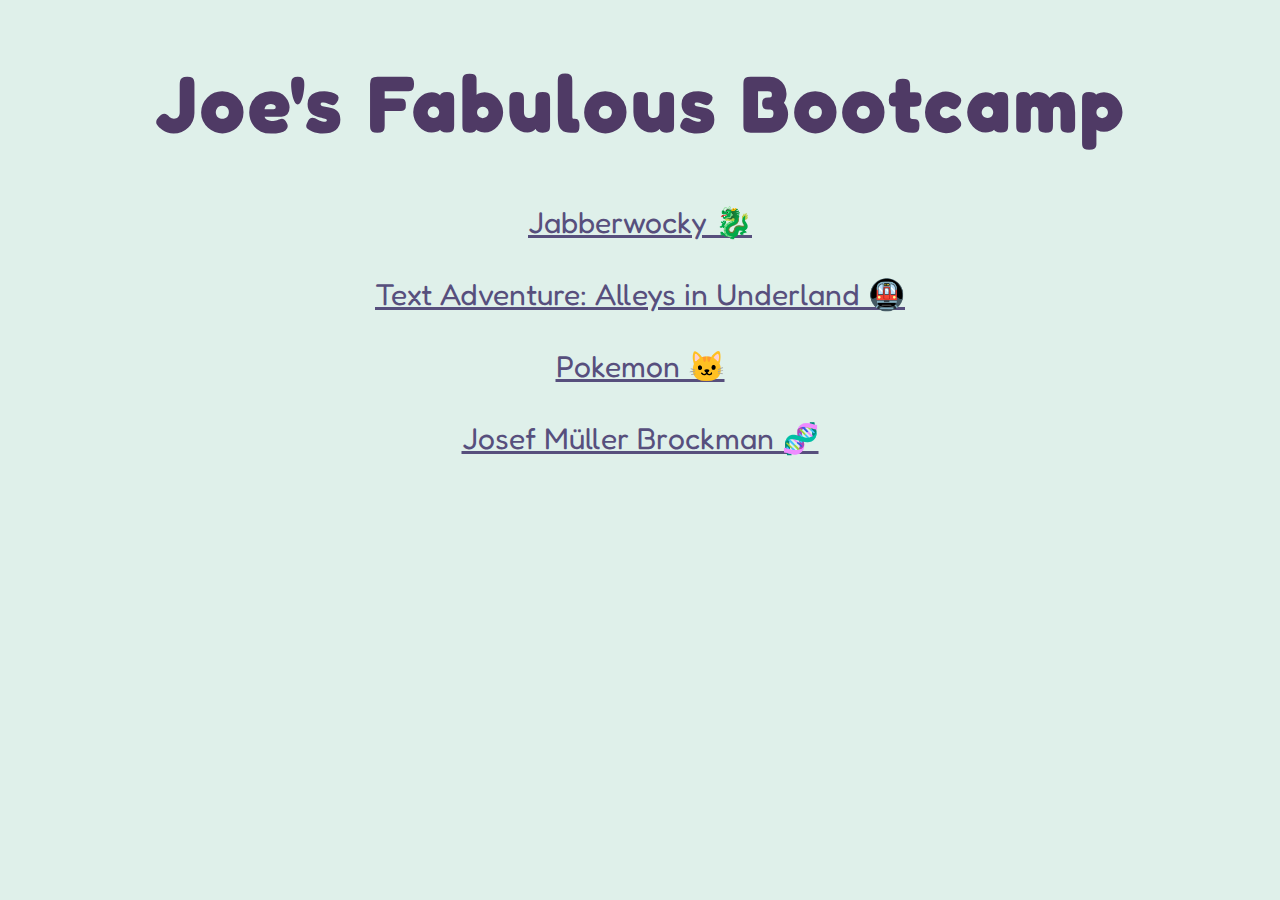
<file: index.html>
<!DOCTYPE html>
    <head>
        <title>Joe's Fabulous Bootcamp </title>
        <link rel="stylesheet" href="styles.css">
        <link href="https://fonts.googleapis.com/css?family=Fredoka+One&display=swap" rel="stylesheet">
    </head>

    <body>
        <h1>Joe's Fabulous Bootcamp</h1>    
       
        <div id="links">
            <a href="/web-bootcamp/jabberwocky/jabberwocky.html">Jabberwocky 🐉</a><br>
        </div>

            <br>

        <div id="links">
            <a href="/web-bootcamp/adventure/adventure.html"> Text Adventure: Alleys in Underland 🚇</a>
        </div>

        <br>

        <div id="links">
            <a href="/web-bootcamp/collage/pokemon.html"> Pokemon 🐱</a>
        </div>

        <br>

        <div id="links">
                <a href="/web-bootcamp/poster/poster.html"> Josef Müller Brockman 🧬 </a>
        </div>

        
        
    </body>
</html>
</file>
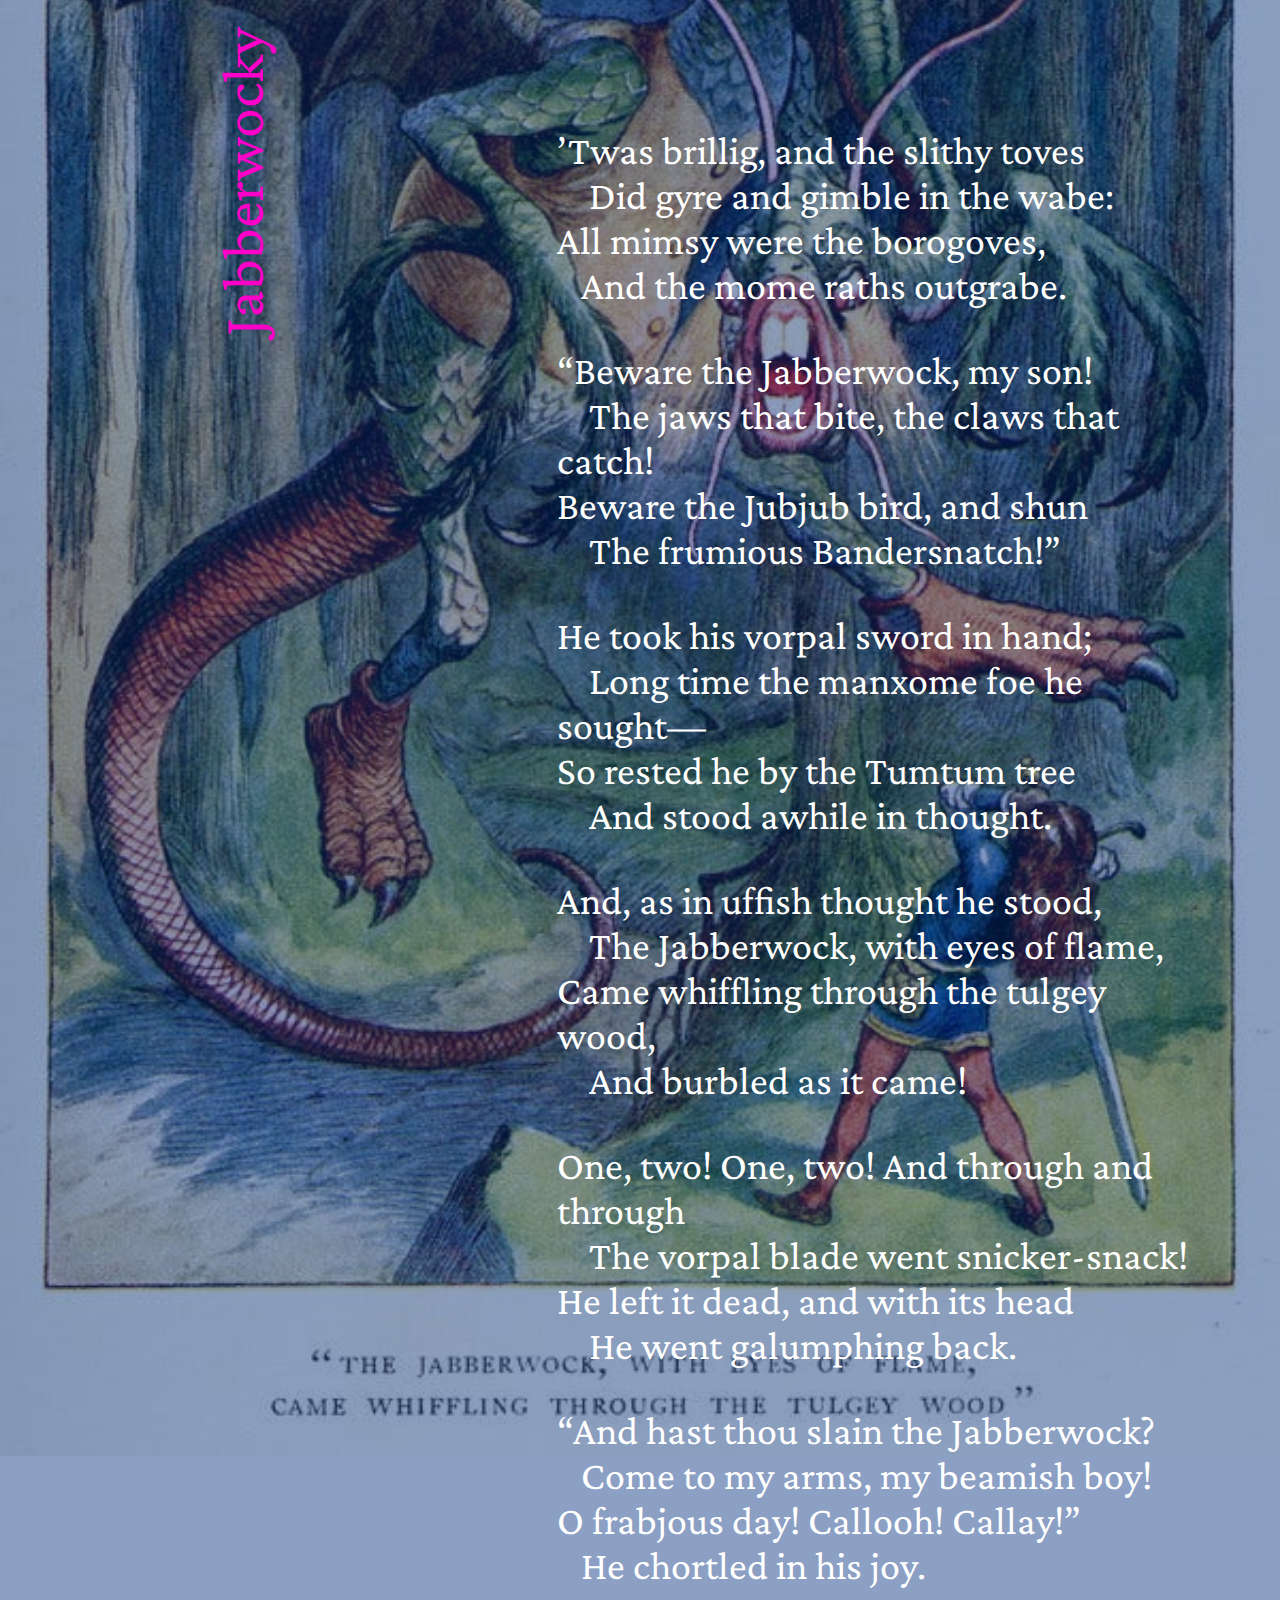
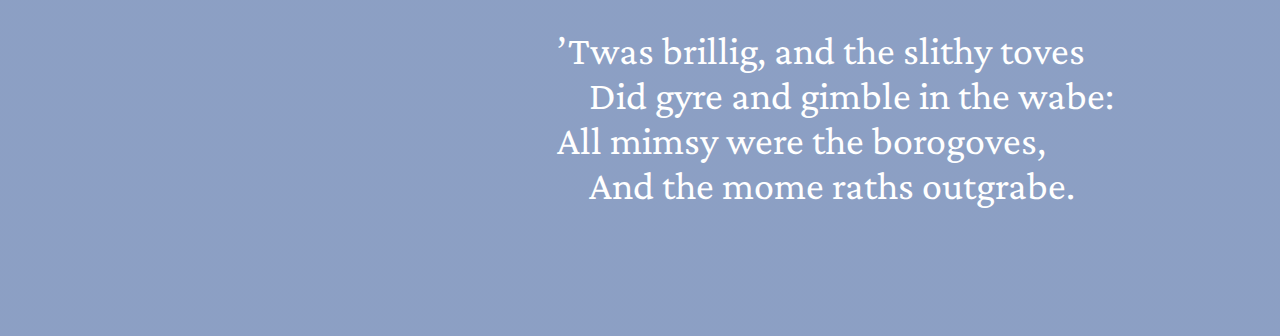
<file: jabberwocky.html>
<!DOCTYPE html>
    <head>
        <title>Jabberwocky</title>
        <link href="https://fonts.googleapis.com/css?family=Crimson+Pro&display=swap" rel="stylesheet">
    
        <style>
        html { 
            background: 
                /* top, transparent red, faked with gradient */ 
                linear-gradient(
                rgba(0, 43, 124, 0.45), 
                rgba(0, 43, 124, 0.45)
                ),
                /* bottom, image */
                url(index.jpg) no-repeat center center fixed; 
            -webkit-background-size: cover;
            -moz-background-size: cover;
            -o-background-size: cover;
            background-size: cover;

        }
       
        .title{
            font-family: 'Crimson Pro', serif;
            color: rgb(255, 0, 200);
            font-size: 60px;
            transform: rotate(-90deg);
        }

        .row {
            display: flex;
        }

        /* Create two equal columns that sits next to each other */
        .column {
            padding: 80px;
            font-family: 'Crimson Pro', serif;
            font-size: 40px;
            color: rgb(255, 255, 255);
        }

        
        </style>
    </head>
    <body>

       
        <div class="row">

            <div class="column">
                    <div class="title">
                            <div style="flex-grow: 1"></div>
                                <p>Jabberwocky</p>
                    </div>
                
            </div>

            <div class="column"˘>
                <div style="flex-grow: 40"></div>
                <p>’Twas brillig, and the slithy toves <br>
                &nbsp;&nbsp;&nbsp; Did gyre and gimble in the wabe: <br>  
                All mimsy were the borogoves, <br>
                &nbsp;&nbsp;&nbsp;And the mome raths outgrabe. <br></p>
    
                <p>“Beware the Jabberwock, my son! <br>
                &nbsp;&nbsp;&nbsp;    The jaws that bite, the claws that catch!<br> 
                Beware the Jubjub bird, and shun <br>
                &nbsp;&nbsp;&nbsp;   The frumious Bandersnatch!” <br></p>
    
                <p>He took his vorpal sword in hand; <br>
                &nbsp;&nbsp;&nbsp;     Long time the manxome foe he sought— <br>
                So rested he by the Tumtum tree <br>
                &nbsp;&nbsp;&nbsp;      And stood awhile in thought. <br></p>
    
                <p>And, as in uffish thought he stood, <br>
                &nbsp;&nbsp;&nbsp;      The Jabberwock, with eyes of flame, <br>
                Came whiffling through the tulgey wood, <br>
                &nbsp;&nbsp;&nbsp;      And burbled as it came! <br></p>
    
                <p>One, two! One, two! And through and through <br>
                &nbsp;&nbsp;&nbsp;   The vorpal blade went snicker-snack! <br>
                He left it dead, and with its head <br>
                &nbsp;&nbsp;&nbsp;    He went galumphing back. <br></p>
    
                <p>“And hast thou slain the Jabberwock? <br>
                &nbsp;&nbsp;&nbsp;Come to my arms, my beamish boy! <br>
                O frabjous day! Callooh! Callay!” <br>
                &nbsp;&nbsp;&nbsp;He chortled in his joy. <br></p>
    
                <p>’Twas brillig, and the slithy toves <br>
                &nbsp;&nbsp;&nbsp;   Did gyre and gimble in the wabe: <br>
                All mimsy were the borogoves, <br>
                &nbsp;&nbsp;&nbsp;   And the mome raths outgrabe.<br></p>
                
            </div>
        </div>

    
        
    </body>
</html>
</file>
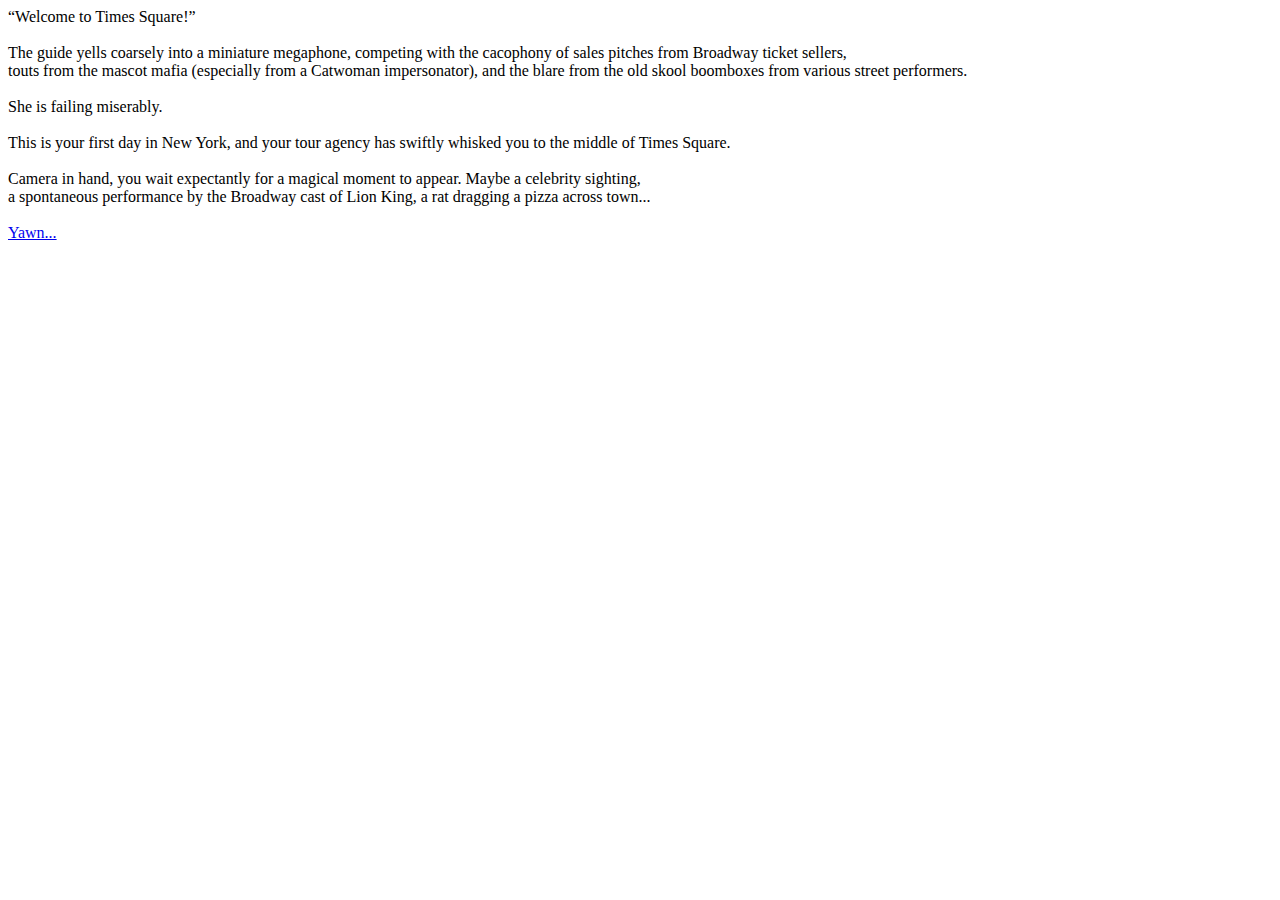
<file: adventure/adventure.html>
<!DOCTYPE html>
<head>

</head>
<body>
    <div>“Welcome to Times Square!” <br>
        
        <br>

        The guide yells coarsely into a miniature megaphone, competing with the cacophony of sales pitches from Broadway ticket sellers, <br>
        touts from the mascot mafia (especially from a Catwoman impersonator), and the blare from the old skool boomboxes from various street performers. <br> <br>
        She is failing miserably. <br>
        
        <br>
        
        This is your first day in New York, and your tour agency has swiftly whisked you to the middle of Times Square. <br> <br>
        Camera in hand, you wait expectantly for a magical moment to appear. Maybe a celebrity sighting, <br>
        a spontaneous performance by the Broadway cast of Lion King, a rat dragging a pizza across town... <br>
        
        <br>
    
    </div>

    <a href="/adventure/adventure.html">Yawn...</a>

</body>
</html>
</file>
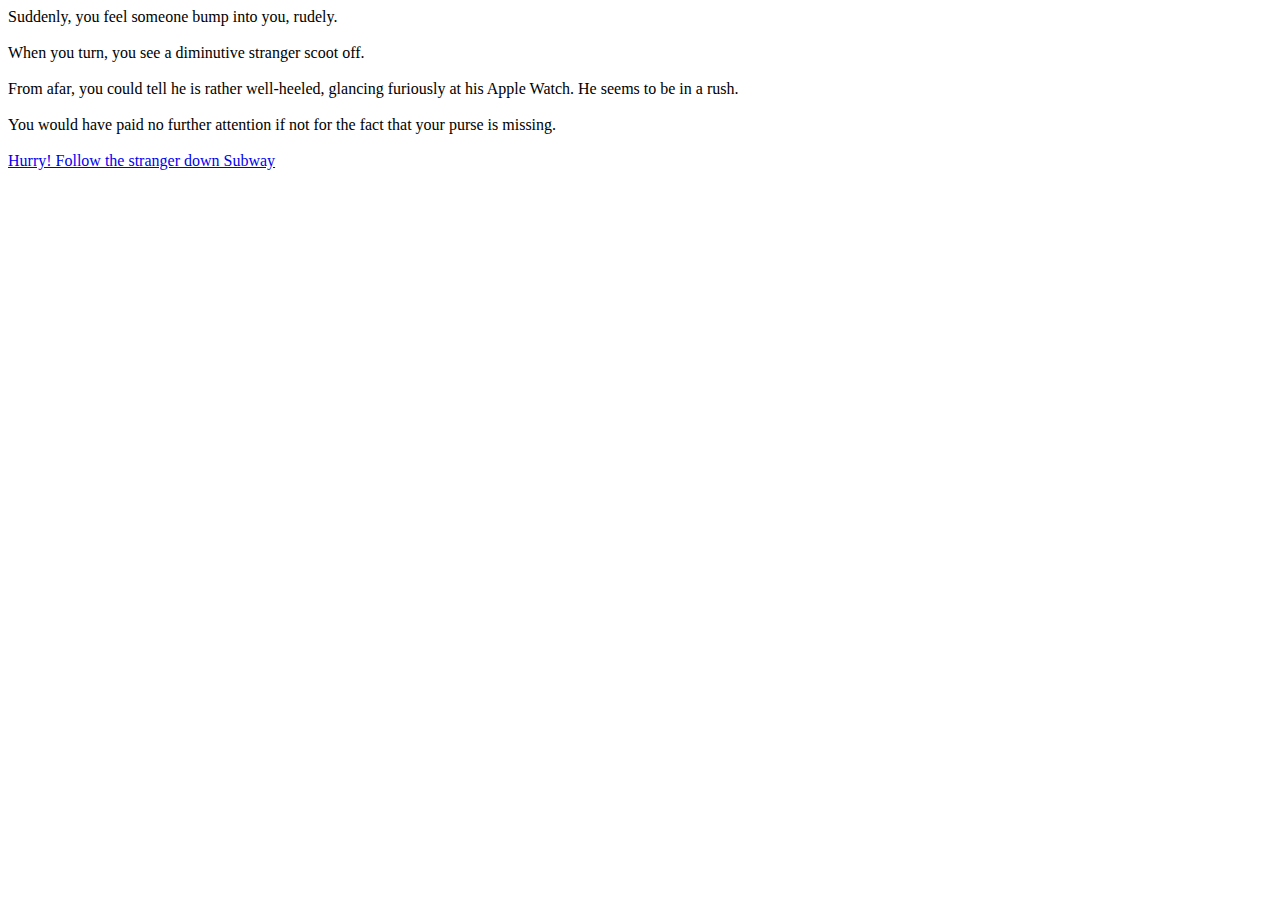
<file: adventure/adventure1_1.html>
<!DOCTYPE html>
<head>

</head>
<body>
    <div>
        Suddenly, you feel someone bump into you, rudely. <br>
        
        <br>

        When you turn, you see a diminutive stranger scoot off. <br>
        
        <br>

        From afar, you could tell he is rather well-heeled, glancing furiously at his Apple Watch. He seems to be in a rush.<br>
        
        <br>
        
        You would have paid no further attention if not for the fact that your purse is missing.<br>
        
        <br>

    </div>

    <a href="/adventure/adventure2_1.html">Hurry! Follow the stranger down Subway</a>

</body>
</html>
</file>
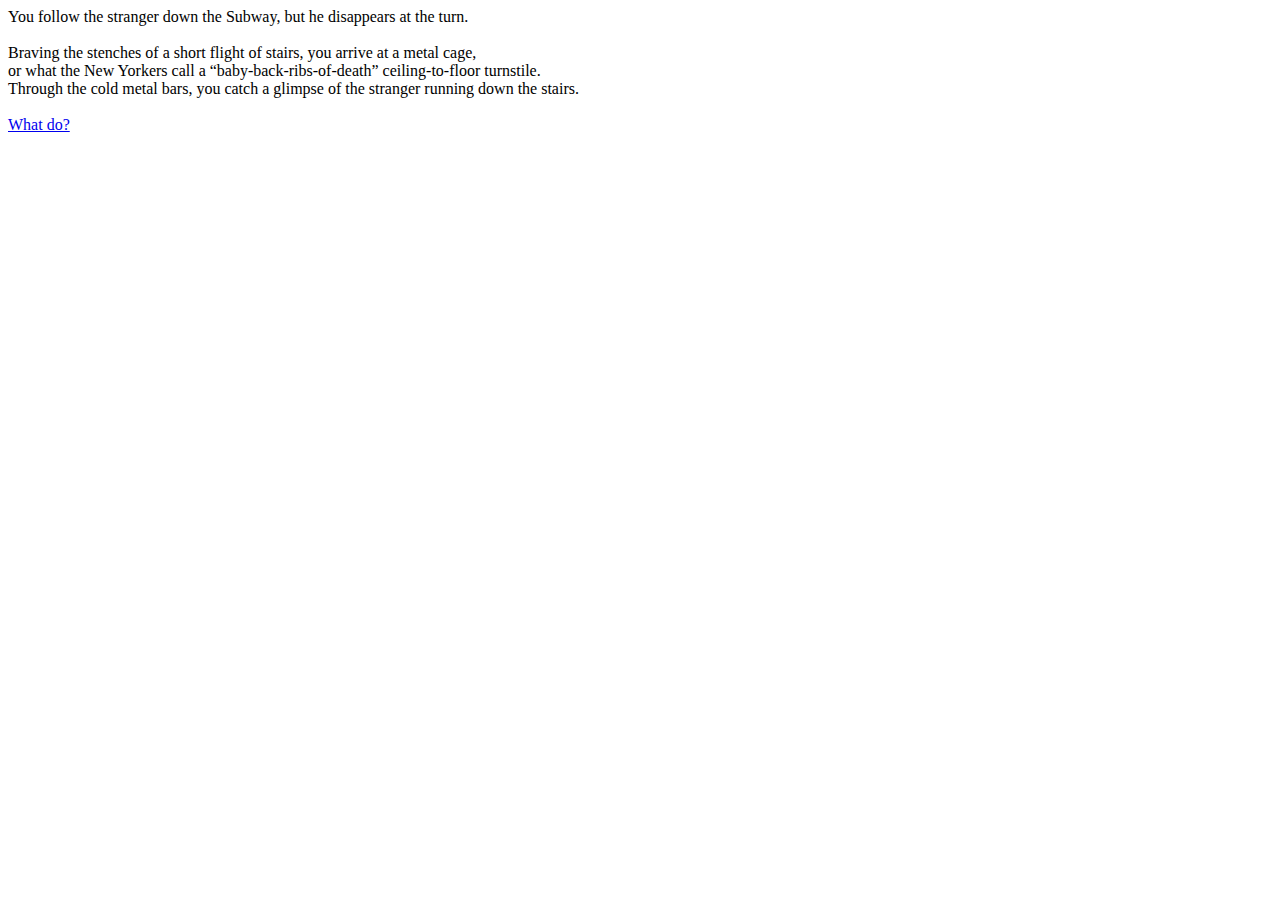
<file: adventure/adventure2_1.html>
<!DOCTYPE html>
<head>

</head>
<body>
    <div>
        You follow the stranger down the Subway, but he disappears at the turn. <br>

        <br>

        Braving the stenches of a short flight of stairs, you arrive at a metal cage, <br>
        or what the New Yorkers call a “baby-back-ribs-of-death” ceiling-to-floor turnstile.<br>
        Through the cold metal bars, you catch a glimpse of the stranger running down the stairs.<br>
        
        <br>
        
    </div>

    <a href="/adventure/adventure2_2.html">What do?</a>

</body>
</html>
</file>
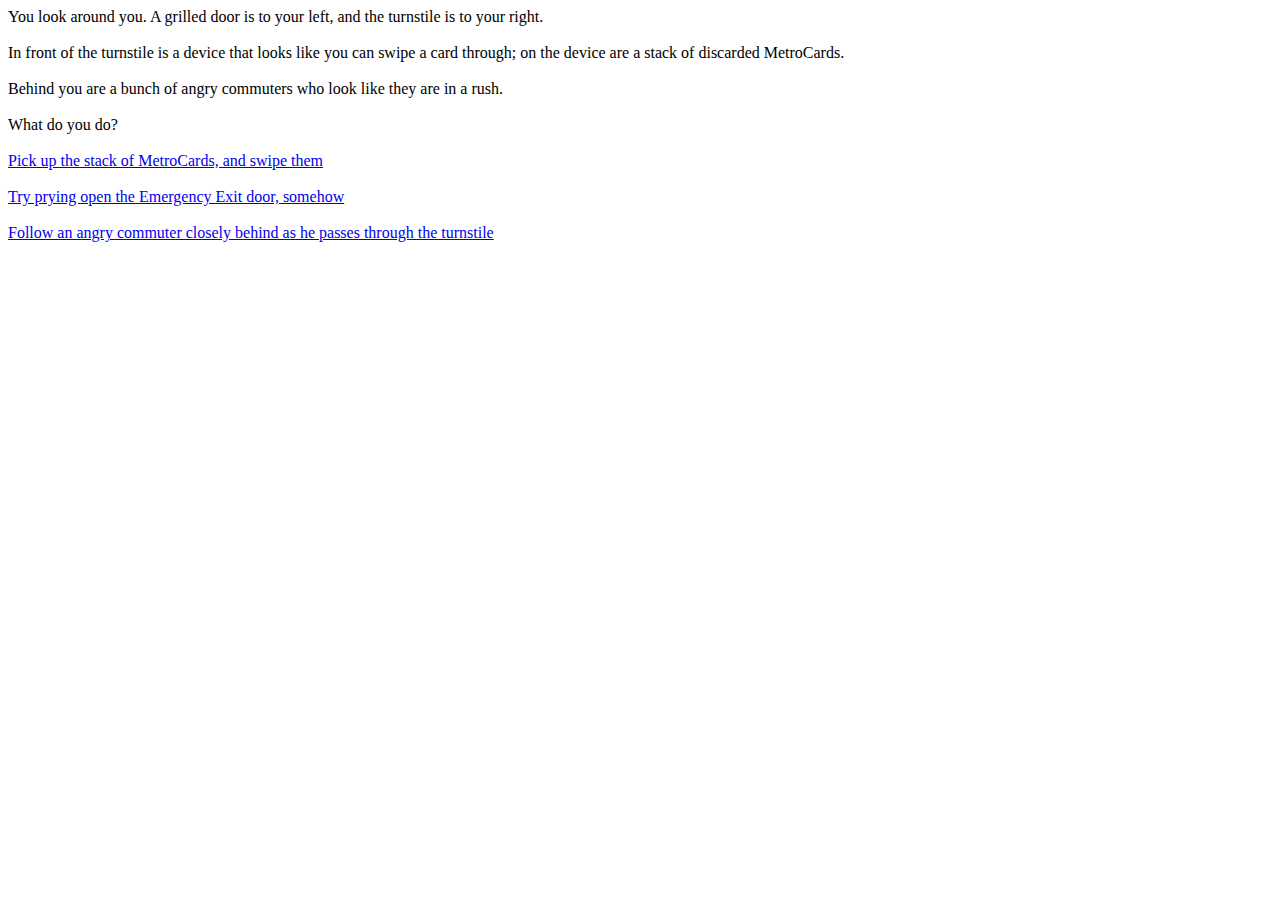
<file: adventure/adventure2_2.html>
<!DOCTYPE html>
<head>

</head>
<body>
    <div>
        You look around you. A grilled door is to your left, and the turnstile is to your right. <br>
        
        <br>

        In front of the turnstile is a device that looks like you can swipe a card through; on the device are a stack of discarded MetroCards. <br>
        
        <br>

        Behind you are a bunch of angry commuters who look like they are in a rush. <br>

        <br>
        What do you do? <br>
        <br>
        
    </div>

    <a href="/adventure/adventure2_2_A.html">Pick up the stack of MetroCards, and swipe them</a> <br> <br>
    <a href="/adventure/adventure2_2_B.html">Try prying open the Emergency Exit door, somehow</a> <br> <br>
    <a href="/adventure/adventure2_2_C.html">Follow an angry commuter closely behind as he passes through the turnstile</a> <br>

</body>
</html>
</file>
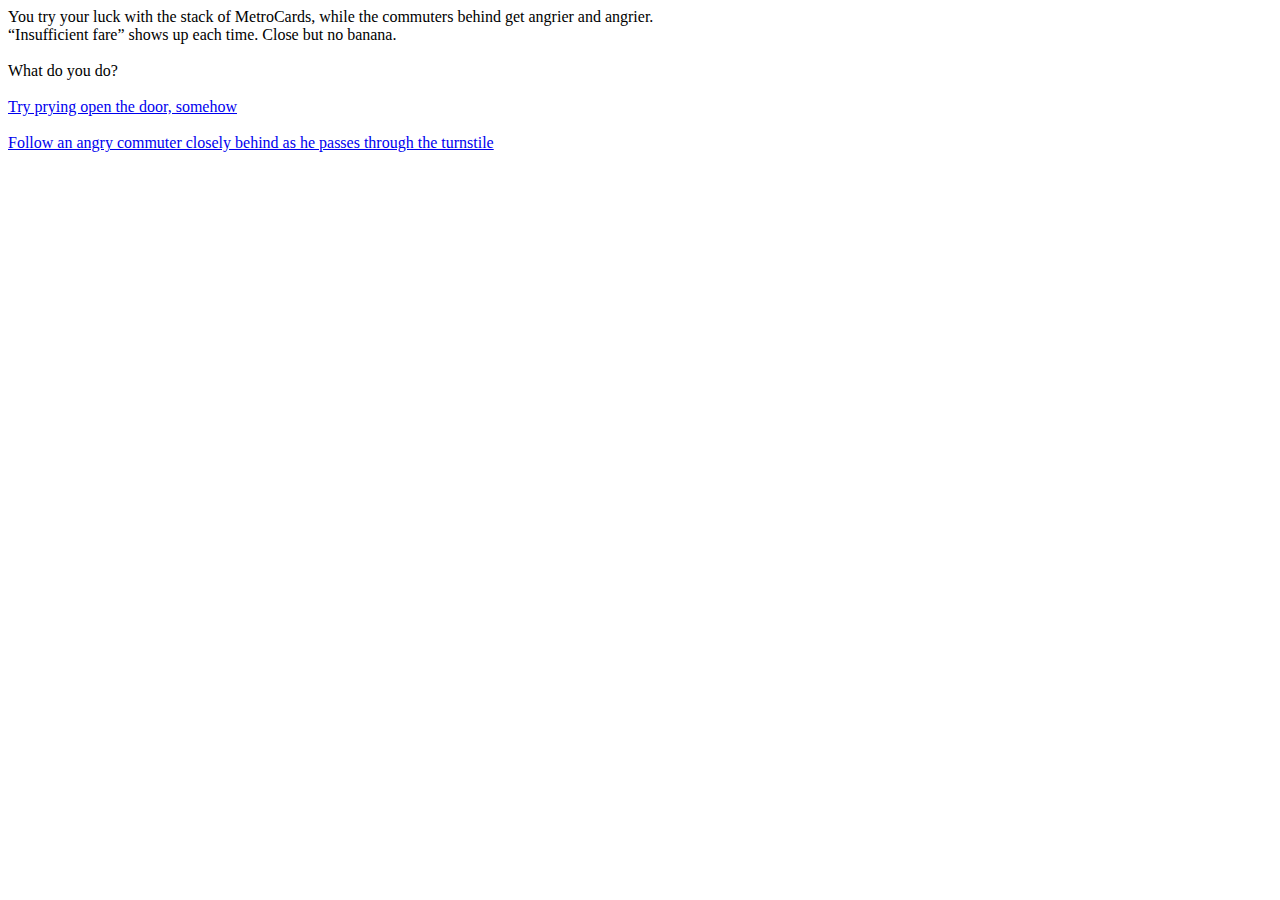
<file: adventure/adventure2_2_A.html>
<!DOCTYPE html>
<head>

</head>
<body>
    <div>
        You try your luck with the stack of MetroCards, while the commuters behind get angrier and angrier. <br>
        “Insufficient fare” shows up each time. Close but no banana. <br>

        <br>

        What do you do?<br>

        <br>
        
    </div>
    <a href="/adventure/adventure2_2_B.html">Try prying open the door, somehow</a>  <br>  <br>
    <a href="/adventure/adventure2_2_C.html">Follow an angry commuter closely behind as he passes through the turnstile</a>  <br>  <br>

</body>
</html>
</file>
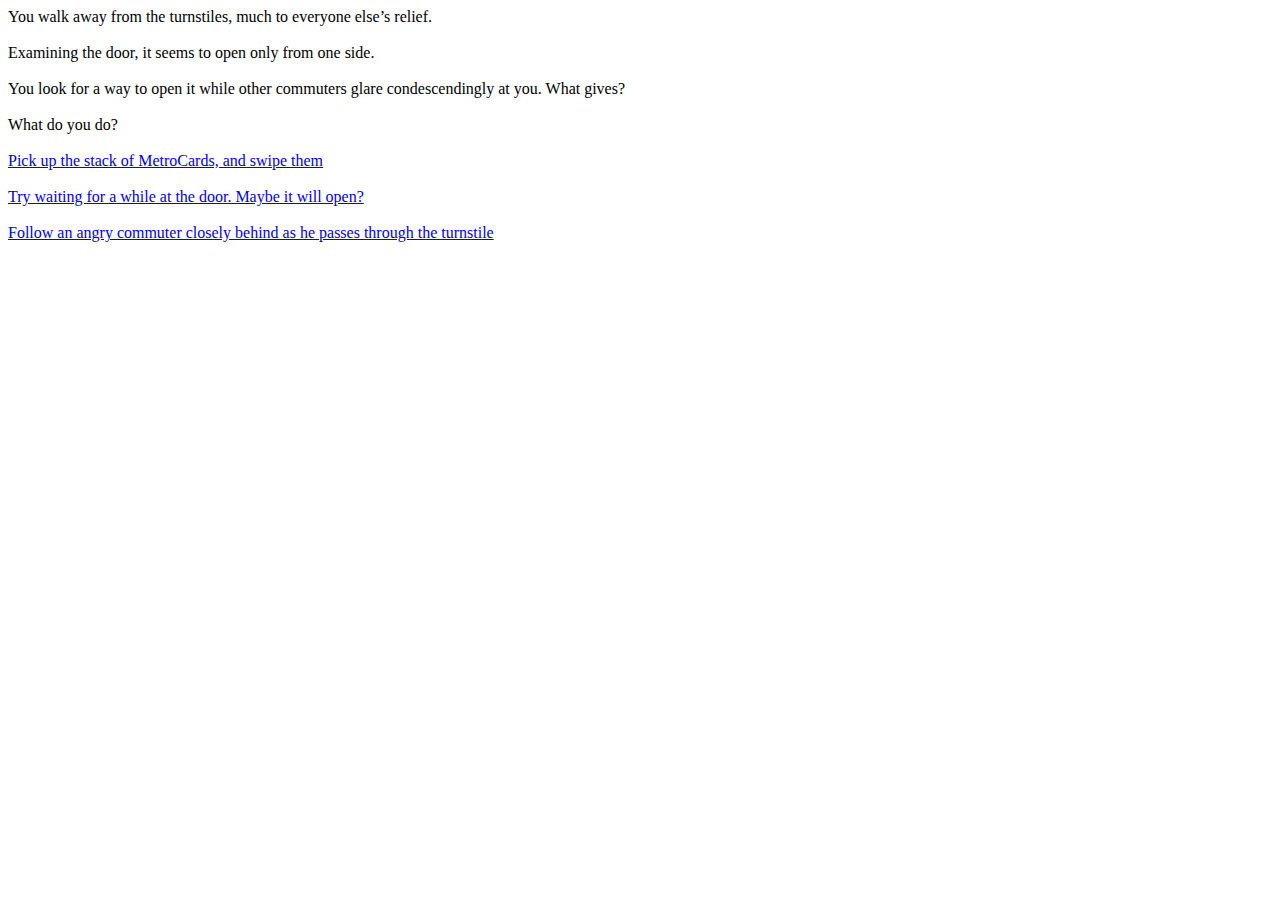
<file: adventure/adventure2_2_B.html>
<!DOCTYPE html>
<head>

</head>
<body>
    <div>
        You walk away from the turnstiles, much to everyone else’s relief. <br>
        
        <br>

        Examining the door, it seems to open only from one side. <br>
        
        <br>

        You look for a way to open it while other commuters glare condescendingly at you. What gives? <br>
        
        <br>

        What do you do? <br>

        <br>
        
    </div>

    <a href="/adventure/adventure2_2_A.html">Pick up the stack of MetroCards, and swipe them</a> <br> <br>
    <a href="/adventure/adventure2_2_BB.html">Try waiting for a while at the door. Maybe it will open?</a> <br> <br>
    <a href="/adventure/adventure2_2_C.html">Follow an angry commuter closely behind as he passes through the turnstile</a> <br>

</body>
</html>
</file>
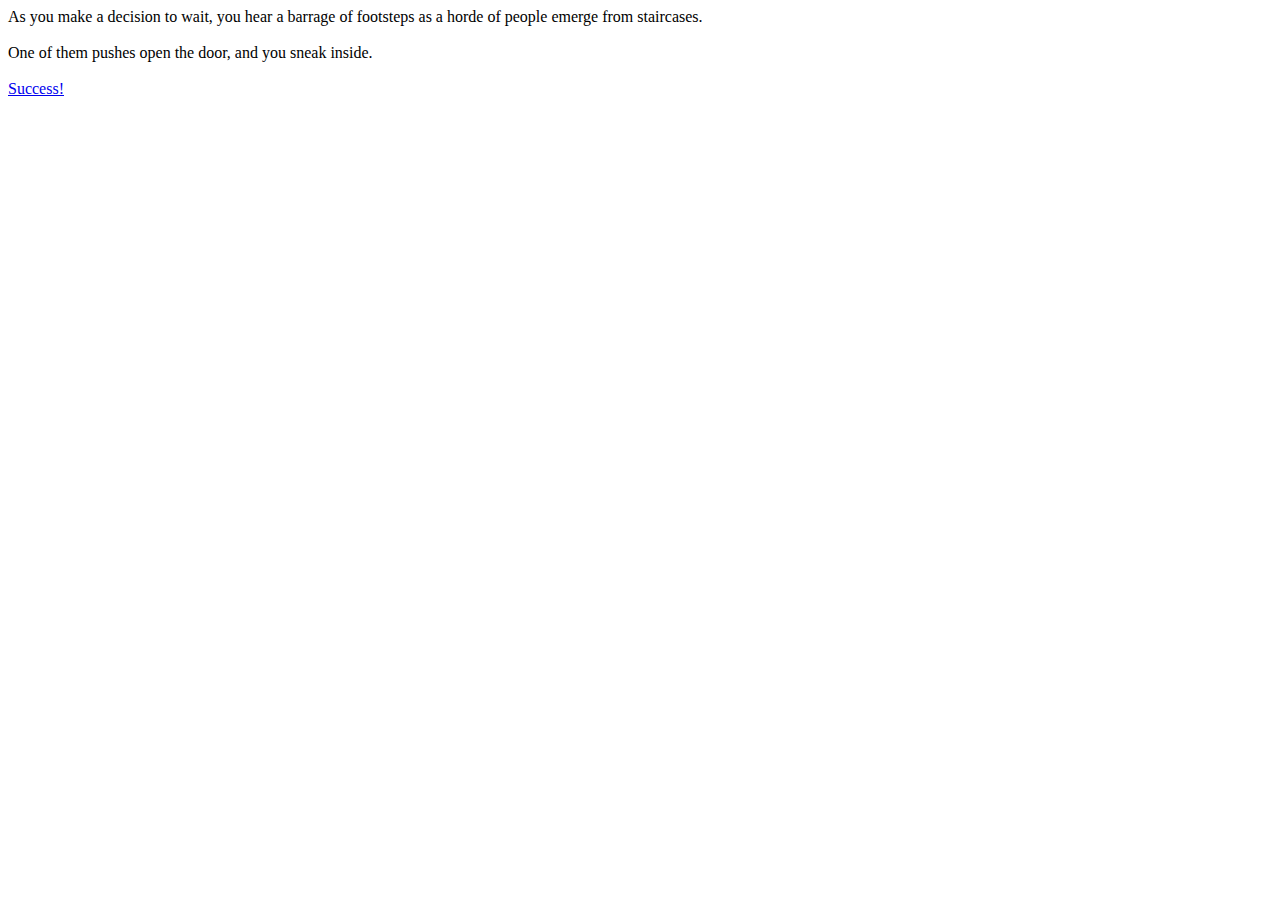
<file: adventure/adventure2_2_BB.html>
<!DOCTYPE html>
<head>

</head>
<body>
    <div>
        As you make a decision to wait, you hear a barrage of footsteps as a horde of people emerge from staircases. <br>
        
        <br>

        One of them pushes open the door, and you sneak inside.<br>
        
        <br>
        
    </div>

    <a href="/adventure/adventure3_1.html">Success!</a> <br>

</body>
</html>
</file>
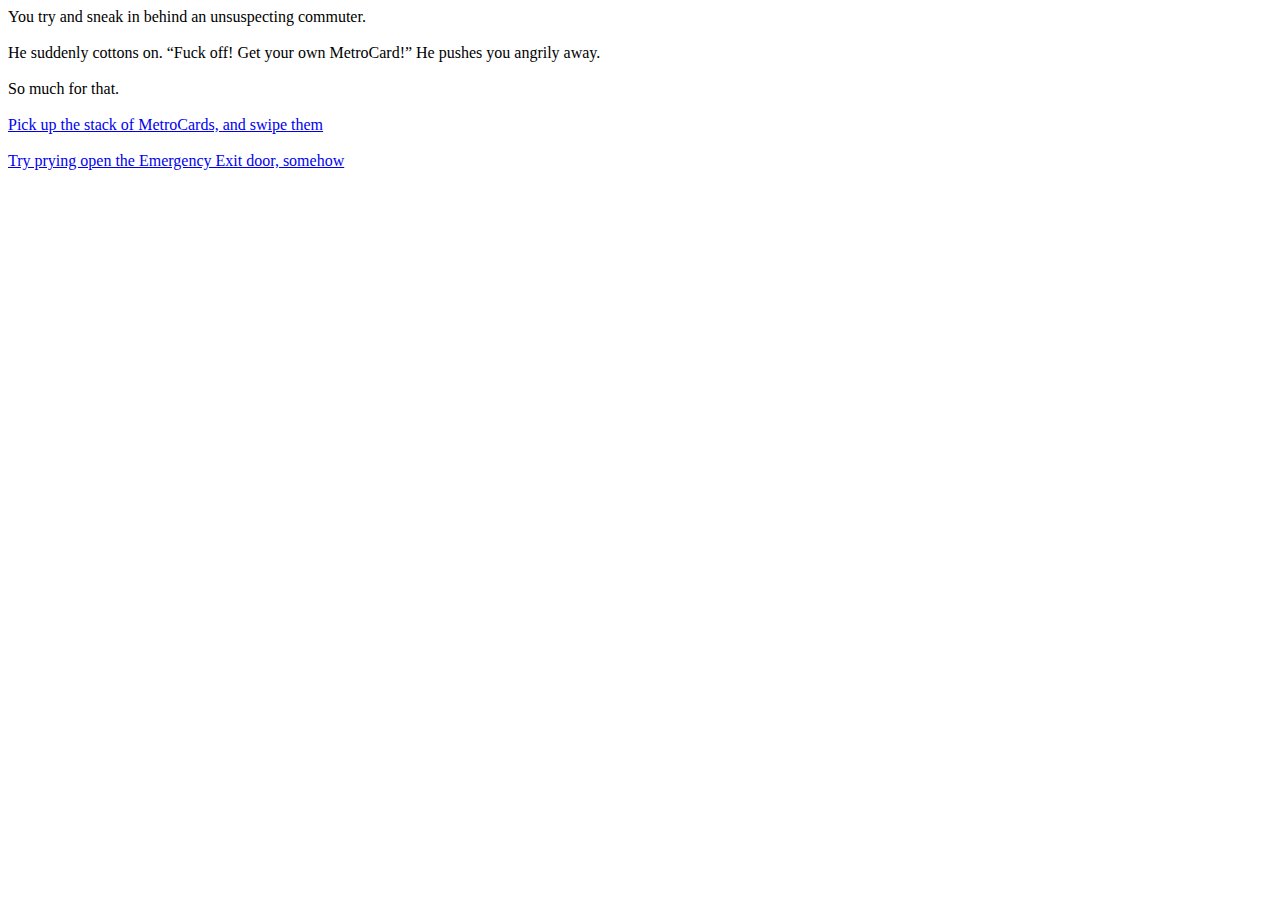
<file: adventure/adventure2_2_C.html>
<!DOCTYPE html>
<head>

</head>
<body>
    <div> 
        
        You try and sneak in behind an unsuspecting commuter.  <br>

        <br>

        He suddenly cottons on. “Fuck off! Get your own MetroCard!” He pushes you angrily away.  <br>
        
        <br>

        So much for that.  <br>
        
        <br>
        
    </div>

    <a href="/adventure/adventure2_2_A.html">Pick up the stack of MetroCards, and swipe them</a> <br>  <br>
    <a href="/adventure/adventure2_2_B.html">Try prying open the Emergency Exit door, somehow</a> <br>  <br>

</body>
</html>
</file>
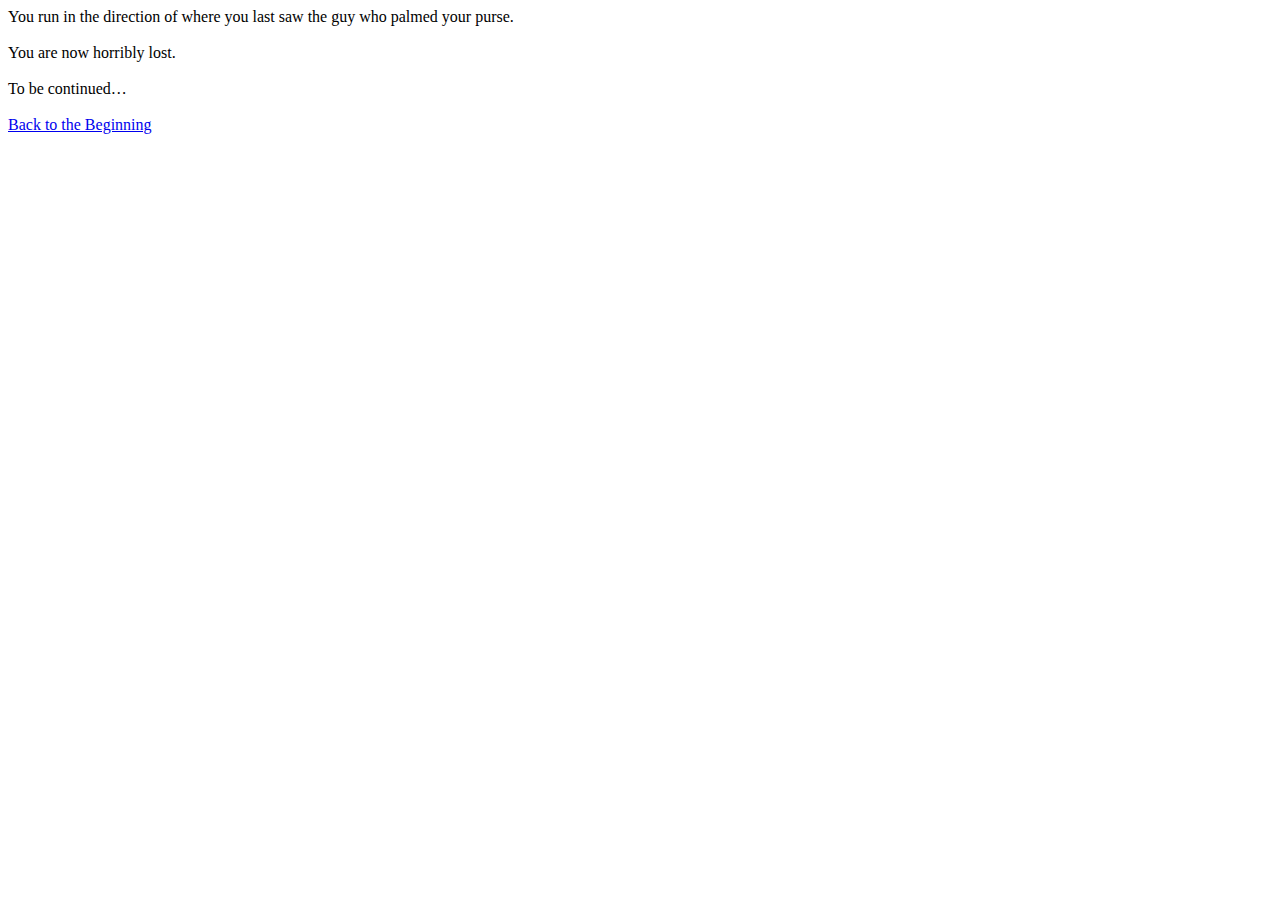
<file: adventure/adventure3_1.html>
<!DOCTYPE html>
<head>

</head>
<body>
    <div>
        You run in the direction of where you last saw the guy who palmed your purse. <br>

        <br>

        You are now horribly lost.<br>

        <br>
        
        To be continued… <br>
            
        <br>
    </div>
    <a href="/adventure/adventure.html">Back to the Beginning</a> <br>
</body>
</html>
</file>
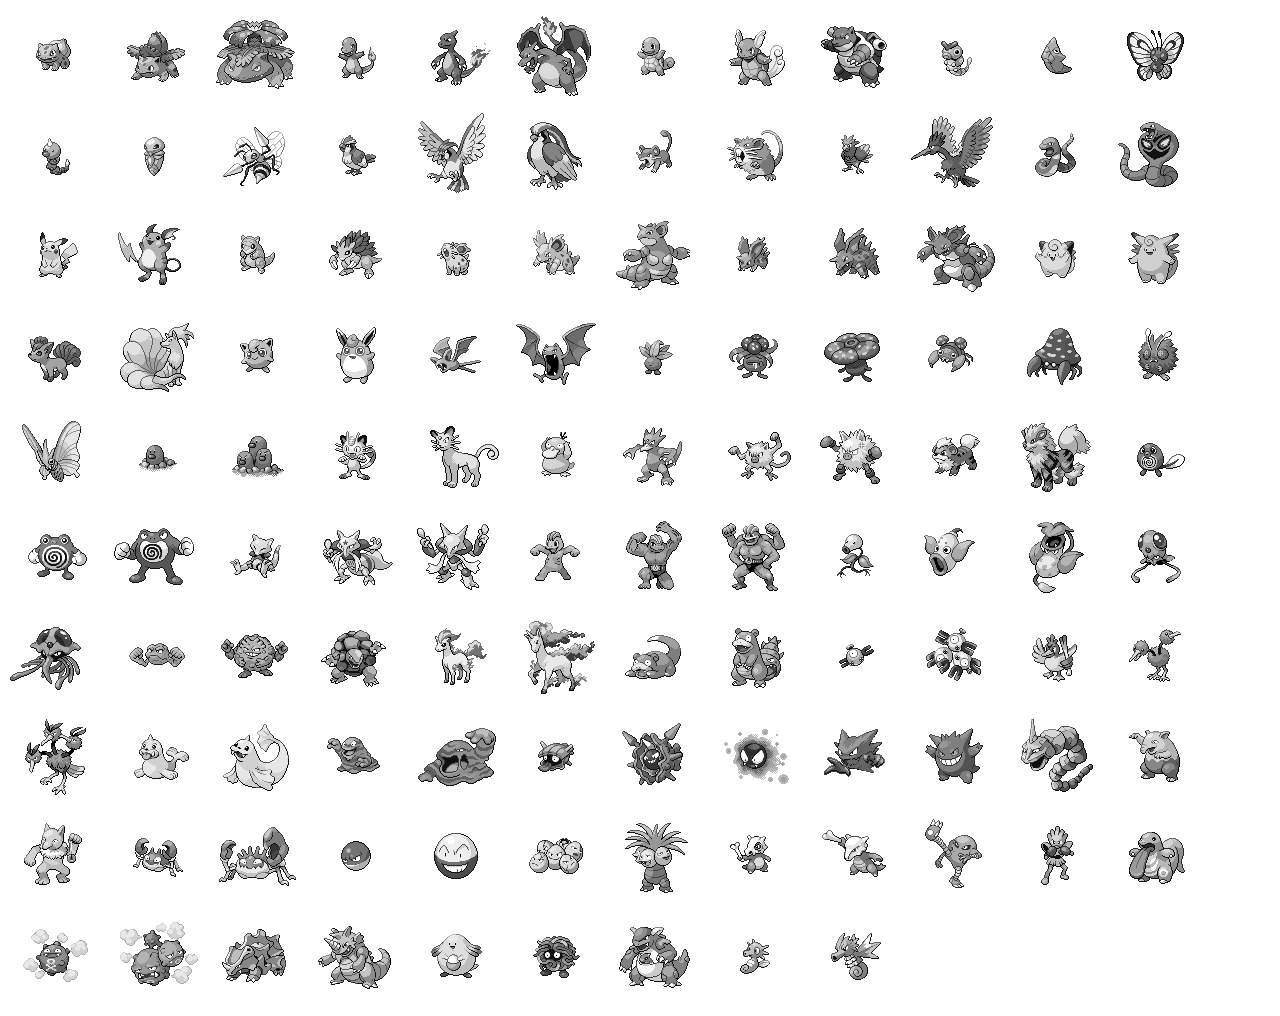
<file: collage/pokemon.html>
<!DOCTYPE html>
<html lang="en">
<head>
    <meta charset="UTF-8">
    <meta name="viewport" content="width=device-width, initial-scale=1.0">
    <meta http-equiv="X-UA-Compatible" content="ie=edge">
    <title>Document</title>

    <style>
    img {
        -webkit-filter: grayscale(100%);
        -moz-filter: grayscale(100%);
        filter: grayscale(100%);
        transition: all 0.5s ease;
    }

    img:hover {
        -webkit-filter: grayscale(0%);
        -moz-filter: grayscale(0%);
        filter: grayscale(0%);
    }
    
    </style>
</head>

<body>
    <div>
        <img src="./images/1.png" title="Bulbasaur">
        <img src="./images/2.png" title="Ivysaur">
        <img src="./images/3.png" title="Venusaur">
        <img src="./images/4.png" title="Charmander">
        <img src="./images/5.png" title="Charmeleon">
        <img src="./images/6.png" title="Charizard">
        <img src="./images/7.png" title="Squirtle">
        <img src="./images/8.png" title="Wartortle">
        <img src="./images/9.png" title="Blastoise">
        <img src="./images/10.png" title="Caterpie">

        <img src="./images/11.png"title="Metapod">
        <img src="./images/12.png"title="Butterfree">
        <img src="./images/13.png"title="Weedle">
        <img src="./images/14.png"title="Kakuna">
        <img src="./images/15.png"title="Beedrill">
        <img src="./images/16.png"title="Pidgey">
        <img src="./images/17.png"title="Pigeotto">
        <img src="./images/18.png"title="Pidgeot">
        <img src="./images/19.png"title="Rattata">
        <img src="./images/20.png"title="Raticate">

        <img src="./images/21.png"title="Spearow">
        <img src="./images/22.png"title="Fearow">
        <img src="./images/23.png"title="Ekans">
        <img src="./images/24.png"title="Arbok">
        <img src="./images/25.png"title="Pikachu">
        <img src="./images/26.png"title="Raichu">
        <img src="./images/27.png"title="Sandshrew">
        <img src="./images/28.png"title="Sandslash">
        <img src="./images/29.png"title="Nidoran♀">
        <img src="./images/30.png"title="Nidorina">

        <img src="./images/31.png" title="Nidoqueen">
        <img src="./images/32.png" title="Nidoran♂">
        <img src="./images/33.png" title="Nidorino">
        <img src="./images/34.png"title="Nidoking">
        <img src="./images/35.png"title="Clefairy">
        <img src="./images/36.png"title="Clefable">
        <img src="./images/37.png"title="Vulpix">
        <img src="./images/38.png"title="Ninetales">
        <img src="./images/39.png"title="Jigglypuff">
        <img src="./images/40.png"title="Wigglytuff">

        <img src="./images/41.png"title="Zubat">
        <img src="./images/42.png"title="Golbat">
        <img src="./images/43.png"title="Oddish">
        <img src="./images/44.png"title="Gloom">
        <img src="./images/45.png"title="Vileplume">
        <img src="./images/46.png"title="Paras">
        <img src="./images/47.png"title="Parasect">
        <img src="./images/48.png"title="Venonat">
        <img src="./images/49.png"title="Venomoth">
        <img src="./images/50.png"title="Diglett">
        
        <img src="./images/51.png"title="Dugtrio">
        <img src="./images/52.png"title="Meowth">
        <img src="./images/53.png"title="Persian">
        <img src="./images/54.png"title="Psyduck">
        <img src="./images/55.png"title="Golduck">
        <img src="./images/56.png"title="Mankey">
        <img src="./images/57.png"title="Primeape">
        <img src="./images/58.png"title="Growlithe">
        <img src="./images/59.png"title="Arcanine">
        <img src="./images/60.png"title="Poliwag">

        <img src="./images/61.png"title="Poliwhirl">
        <img src="./images/62.png"title="Poliwrath">
        <img src="./images/63.png"title="Abra">
        <img src="./images/64.png"title="Kadabra">
        <img src="./images/65.png"title="Alakazam">
        <img src="./images/66.png"title="Machop">
        <img src="./images/67.png"title="Machoke">
        <img src="./images/68.png"title="Machamp">
        <img src="./images/69.png"title="Bellsprout">
        <img src="./images/70.png"title="Weepinbell">

        <img src="./images/71.png"title="Victreebel">
        <img src="./images/72.png"title="Tentacool">
        <img src="./images/73.png"title="Tentacruel">
        <img src="./images/74.png"title="Geodude">
        <img src="./images/75.png"title="Graveler">
        <img src="./images/76.png"title="Golem">
        <img src="./images/77.png"title="Ponyta">
        <img src="./images/78.png"title="Rapidash">
        <img src="./images/79.png"title="Slowpoke">
        <img src="./images/80.png"title="Slowbro">

        <img src="./images/81.png"title="Magnemite">
        <img src="./images/82.png"title="Magneton">
        <img src="./images/83.png"title="Farfetch'd">
        <img src="./images/84.png"title="Doduo">
        <img src="./images/85.png"title="Dodrio">
        <img src="./images/86.png"title="Seel">
        <img src="./images/87.png"title="Dewgong">
        <img src="./images/88.png"title="Grimer">
        <img src="./images/89.png"title="Muk">
        <img src="./images/90.png"title="Shellder">

        <img src="./images/91.png"title="Cloyster">
        <img src="./images/92.png"title="Gastly">
        <img src="./images/93.png"title="Haunter">
        <img src="./images/94.png"title="Gengar">
        <img src="./images/95.png"title="Onix">
        <img src="./images/96.png"title="Drowzee">
        <img src="./images/97.png"title="Hypno">
        <img src="./images/98.png"title="Krabby">
        <img src="./images/99.png"title="Kingler">
        <img src="./images/100.png"title="Voltorb">

        <img src="./images/101.png"title="Electrode">
        <img src="./images/102.png"title="Exeggcute">
        <img src="./images/103.png"title="Exeggutor">
        <img src="./images/104.png"title="Cubone">
        <img src="./images/105.png"title="Marowak">
        <img src="./images/106.png"title="Hitmonlee">
        <img src="./images/107.png"title="Hitmonchan">
        <img src="./images/108.png"title="Lickitung">
        <img src="./images/109.png"title="Koffing">
        <img src="./images/110.png"title="Weezing">

        <img src="./images/111.png"title="Rhyhorn">
        <img src="./images/112.png"title="Rhydon">
        <img src="./images/113.png"title="Chansey">
        <img src="./images/114.png"title="Tangela">
        <img src="./images/115.png"title="Kangaskhan">
        <img src="./images/116.png"title="Horsea">
        <img src="./images/117.png"title="Seadra">

    </div>
    
</body>
</html>
</file>
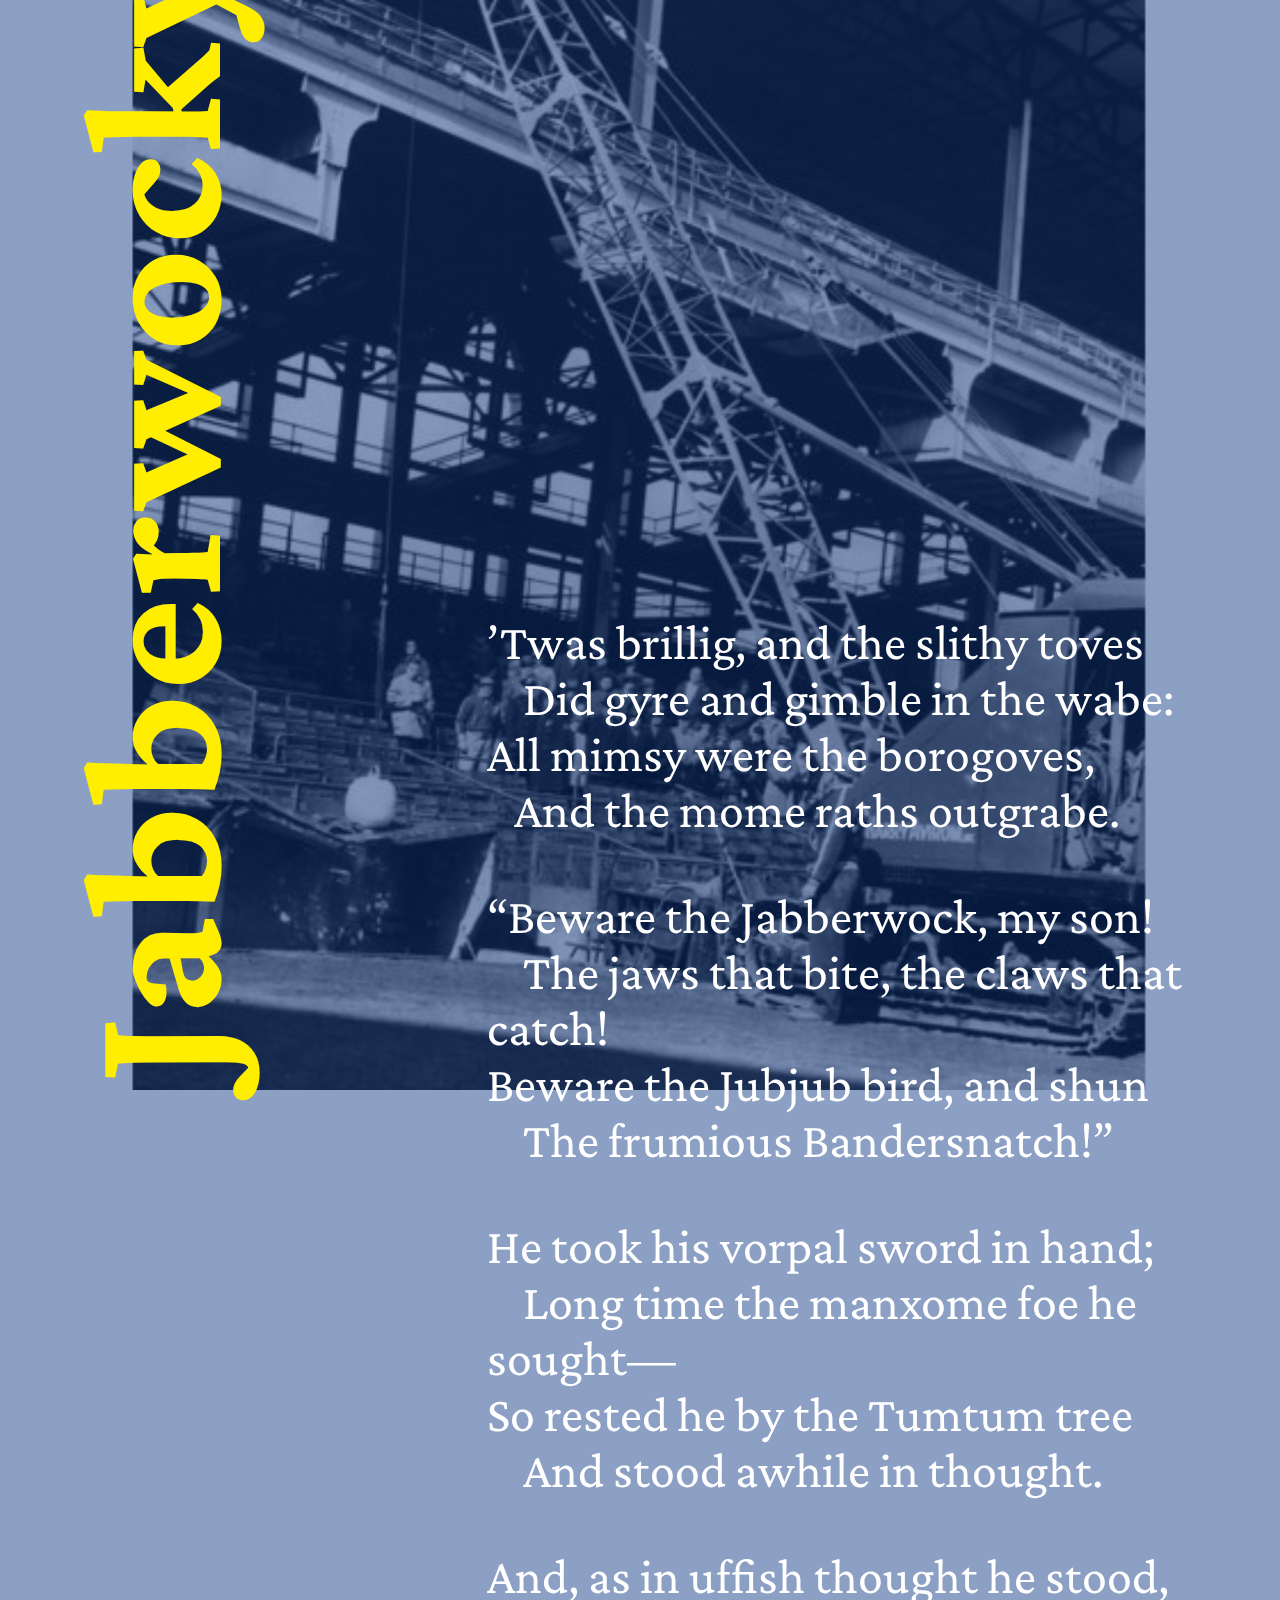
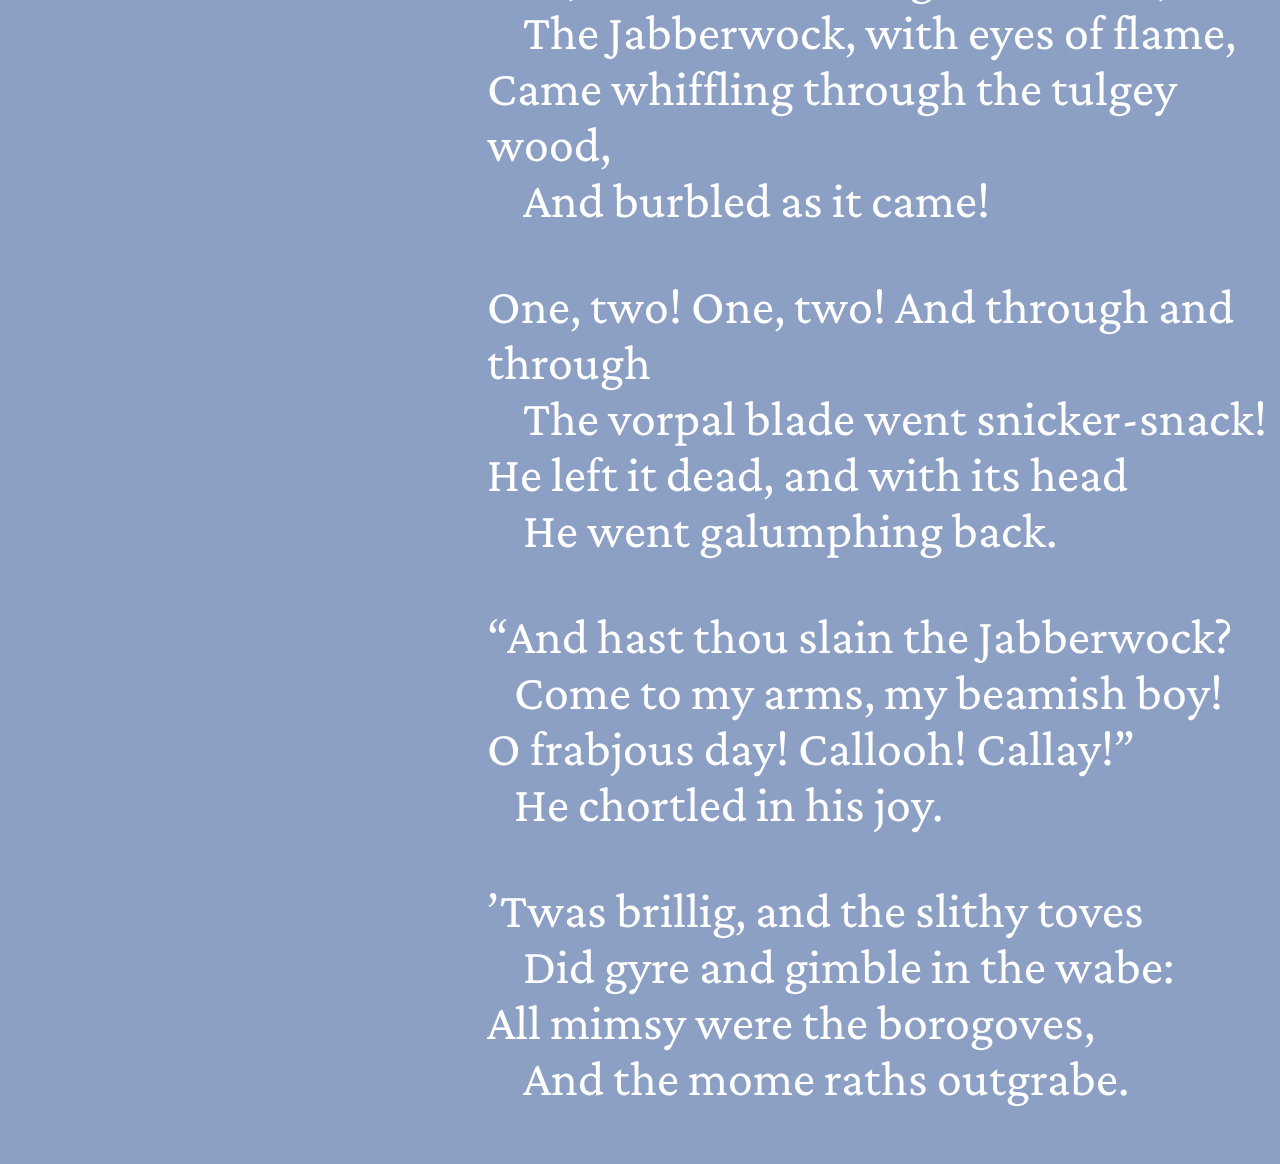
<file: jabberwocky/jabberwocky.html>
<!DOCTYPE html>
    <head>
        <title>Jabberwocky</title>
        <link href="https://fonts.googleapis.com/css?family=Crimson+Pro&display=swap" rel="stylesheet">
    
        <style>
        html { 
            background: 
                /* top, transparent red, faked with gradient */ 
                linear-gradient(
                rgba(0, 43, 124, 0.45), 
                rgba(0, 43, 124, 0.45)
                ),
                /* bottom, image */
                url(jabberwock.jpeg) no-repeat center center fixed; 
            -webkit-background-size: cover;
            -moz-background-size: cover;
            -o-background-size: cover;
            background-size: cover;

        }
       
        .title{
            font-family: 'Crimson Pro', serif;
            color: rgb(255, 238, 0);
            font-weight: 700;
            font-size: 200px;
            letter-spacing: 3px;
            transform: rotate(-90deg);
        }

        .row {
            display: flex;
        }

        /* Create two equal columns that sits next to each other */
        .column {
            font-family: 'Crimson Pro', serif;
            font-size: 50px;
            color: rgb(255, 255, 255);
        }
        #column-1 {
            padding-top: 700px;
            padding-left: 80px;
            position: fixed;
            width: 10%;
            height: 100%;
        }
        #column-2 {
            padding-top: 500px;
            padding-left: 100px;
            width: 90%;
            height: 10%;
            margin-left: 30%;
        }

        
        </style>
    </head>
    <body>  
        <div class="row">

            <div id="column-1" class="column">
                    <div class="title">
                            <div style="flex-grow: 1"></div>
                                <p>Jabberwocky</p>
                    </div>
                
            </div>

            <div id="column-2"˘ class="column">
                <div style="flex-grow: 40"></div> <br>
            
                <p>’Twas brillig, and the slithy toves <br>
                &nbsp;&nbsp;&nbsp; Did gyre and gimble in the wabe: <br>  
                All mimsy were the borogoves, <br>
                &nbsp;&nbsp;&nbsp;And the mome raths outgrabe. <br></p>
    
                <p>“Beware the Jabberwock, my son! <br>
                &nbsp;&nbsp;&nbsp;    The jaws that bite, the claws that catch!<br> 
                Beware the Jubjub bird, and shun <br>
                &nbsp;&nbsp;&nbsp;   The frumious Bandersnatch!” <br></p>
    
                <p>He took his vorpal sword in hand; <br>
                &nbsp;&nbsp;&nbsp;     Long time the manxome foe he sought— <br>
                So rested he by the Tumtum tree <br>
                &nbsp;&nbsp;&nbsp;      And stood awhile in thought. <br></p>
    
                <p>And, as in uffish thought he stood, <br>
                &nbsp;&nbsp;&nbsp;      The Jabberwock, with eyes of flame, <br>
                Came whiffling through the tulgey wood, <br>
                &nbsp;&nbsp;&nbsp;      And burbled as it came! <br></p>
    
                <p>One, two! One, two! And through and through <br>
                &nbsp;&nbsp;&nbsp;   The vorpal blade went snicker-snack! <br>
                He left it dead, and with its head <br>
                &nbsp;&nbsp;&nbsp;    He went galumphing back. <br></p>
    
                <p>“And hast thou slain the Jabberwock? <br>
                &nbsp;&nbsp;&nbsp;Come to my arms, my beamish boy! <br>
                O frabjous day! Callooh! Callay!” <br>
                &nbsp;&nbsp;&nbsp;He chortled in his joy. <br></p>
    
                <p>’Twas brillig, and the slithy toves <br>
                &nbsp;&nbsp;&nbsp;   Did gyre and gimble in the wabe: <br>
                All mimsy were the borogoves, <br>
                &nbsp;&nbsp;&nbsp;   And the mome raths outgrabe.<br></p>
                
            </div>
        </div>

    
        
    </body>
</html>
</file>
<file: styles.css>
html { 
    background-color: #dff0ea;
    font-size: 30px;  
    font-family: 'Fredoka One', cursive;
}

h1 {
    color: #4f3a65;
    font-size: 80px;
    letter-spacing: 3px;
    font-family: 'Fredoka One', cursive;
    text-align: center;
}

#links {
    text-align: center;
}

a:link {
    color: #574f7d;
  }
  

  a:visited {
    color: #95adbe;
  }


a:hover {
    color: #dff0ea;
    background-color: #4f3a65;
}

body {
    color: #95adbe;
}

.row {
    display: flex;
}

/* Create two equal columns that sits next to each other */
.column {
    padding: 80px;
    font-family: 'Crimson Pro', serif;
    font-size: 40px;
    color: rgb(255, 255, 255);
}
</file>
